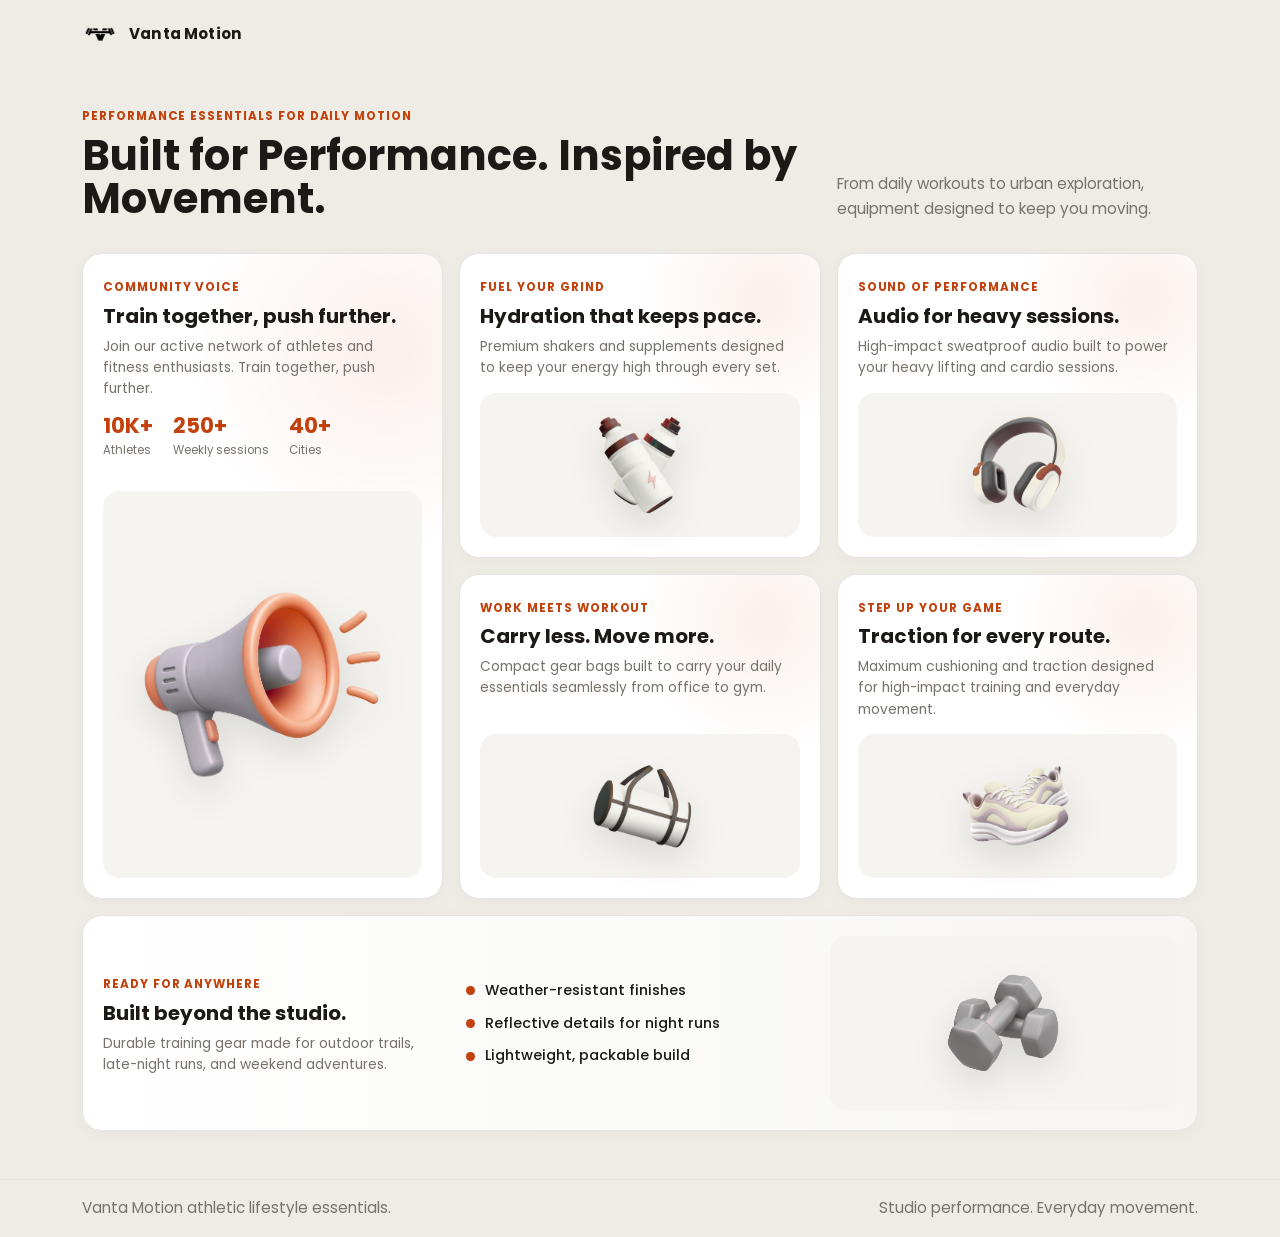
<file: ACT001/index.html>
<!doctype html>
<html lang="en">

<head>
    <meta charset="utf-8">
    <meta name="viewport" content="width=device-width, initial-scale=1">
    <title>Vanta Motion | Athletic Lifestyle</title>
    <link rel="icon" type="image/png" href="Assets/logo.png">
    <link href="https://cdn.jsdelivr.net/npm/bootstrap@5.3.8/dist/css/bootstrap.min.css" rel="stylesheet"
        integrity="sha384-sRIl4kxILFvY47J16cr9ZwB07vP4J8+LH7qKQnuqkuIAvNWLzeN8tE5YBujZqJLB" crossorigin="anonymous">
    <link rel="preconnect" href="https://fonts.googleapis.com">
    <link rel="preconnect" href="https://fonts.gstatic.com" crossorigin>
    <link href="https://fonts.googleapis.com/css2?family=Poppins:wght@400;500;600;700&display=swap" rel="stylesheet">
    <link rel="stylesheet" href="style.css">
</head>

<body>
    <header class="site-header">
        <nav class="container py-3">
            <div class="d-flex align-items-center justify-content-between gap-3">
                <a class="brand-mark text-decoration-none" href="#" aria-label="Vanta Motion home">
                    <img class="brand-logo" src="Assets/logo.png" alt="" width="100" height="100">
                    <span>Vanta Motion</span>
                </a>
            </div>
        </nav>
    </header>

    <main>
        <section class="hero-section">
            <div class="container">
                <div class="row align-items-end g-3">
                    <div class="col-12 col-lg-8">
                        <p class="eyebrow mb-2">Performance essentials for daily motion</p>
                        <h1>Built for Performance. Inspired by Movement.</h1>
                    </div>
                    <div class="col-12 col-lg-4">
                        <p class="hero-copy mb-0">From daily workouts to urban exploration, equipment designed to keep
                            you moving.</p>
                    </div>
                </div>
            </div>
        </section>

        <section class="bento-section" id="collection" aria-labelledby="collection-title">
            <div class="container">
                <div class="row g-3 align-items-stretch bento-grid">
                    <div class="col-12 col-lg-4">
                        <article class="product-card product-card-tall h-100" id="community">
                            <div class="card-content">
                                <span class="card-kicker">Community Voice</span>
                                <h3>Train together, push further.</h3>
                                <p>Join our active network of athletes and fitness enthusiasts. Train together, push
                                    further.</p>

                                <ul class="stat-row">
                                    <li><span class="stat-value">10K+</span><span class="stat-label">Athletes</span>
                                    </li>
                                    <li><span class="stat-value">250+</span><span class="stat-label">Weekly
                                            sessions</span></li>
                                    <li><span class="stat-value">40+</span><span class="stat-label">Cities</span></li>
                                </ul>
                            </div>
                            <div class="product-visual product-visual-large">
                                <img src="Assets/megaphone.png"
                                    alt="3D terracotta megaphone for the athletic community">
                            </div>
                        </article>
                    </div>

                    <div class="col-12 col-lg-8">
                        <div class="row g-3 h-100">
                            <div class="col-12 col-md-6">
                                <article class="product-card h-100">
                                    <div class="card-content">
                                        <span class="card-kicker">Fuel Your Grind</span>
                                        <h3>Hydration that keeps pace.</h3>
                                        <p>Premium shakers and supplements designed to keep your energy high through
                                            every set.</p>
                                    </div>
                                    <div class="product-visual">
                                        <img src="Assets/bottle.png" alt="3D training bottle and shaker">
                                    </div>
                                </article>
                            </div>

                            <div class="col-12 col-md-6">
                                <article class="product-card h-100">
                                    <div class="card-content">
                                        <span class="card-kicker">Sound of Performance</span>
                                        <h3>Audio for heavy sessions.</h3>
                                        <p>High-impact sweatproof audio built to power your heavy lifting and cardio
                                            sessions.</p>
                                    </div>
                                    <div class="product-visual">
                                        <img src="Assets/headset.png" alt="3D sweatproof performance headphones">
                                    </div>
                                </article>
                            </div>

                            <div class="col-12 col-md-6">
                                <article class="product-card h-100">
                                    <div class="card-content">
                                        <span class="card-kicker">Work Meets Workout</span>
                                        <h3>Carry less. Move more.</h3>
                                        <p>Compact gear bags built to carry your daily essentials seamlessly from office
                                            to gym.</p>
                                    </div>
                                    <div class="product-visual">
                                        <img src="Assets/bag.png" alt="3D compact gym duffel bag">
                                    </div>
                                </article>
                            </div>

                            <div class="col-12 col-md-6">
                                <article class="product-card h-100">
                                    <div class="card-content">
                                        <span class="card-kicker">Step Up Your Game</span>
                                        <h3>Traction for every route.</h3>
                                        <p>Maximum cushioning and traction designed for high-impact training and
                                            everyday movement.</p>
                                    </div>
                                    <div class="product-visual">
                                        <img src="Assets/shoes.png"
                                            alt="3D running sneakers with premium training cushioning">
                                    </div>
                                </article>
                            </div>
                        </div>
                    </div>

                    <div class="col-12">
                        <article class="product-card studio-card" id="studio">
                            <div class="row g-3 align-items-center">
                                <div class="col-12 col-lg-4">
                                    <div class="card-content">
                                        <span class="card-kicker">Ready for Anywhere</span>
                                        <h3>Built beyond the studio.</h3>
                                        <p>Durable training gear made for outdoor trails, late-night runs, and weekend
                                            adventures.</p>
                                    </div>
                                </div>
                                <div class="col-12 col-md-6 col-lg-4">
                                    <ul class="feature-list">
                                        <li>Weather-resistant finishes</li>
                                        <li>Reflective details for night runs</li>
                                        <li>Lightweight, packable build</li>
                                    </ul>
                                </div>
                                <div class="col-12 col-md-6 col-lg-4">
                                    <div class="product-visual product-visual-banner">
                                        <img src="Assets/dumbbell.png"
                                            alt="3D matte training dumbbell representing durable outdoor-ready gear">
                                    </div>
                                </div>
                            </div>
                        </article>
                    </div>
                </div>
            </div>
        </section>
    </main>

    <footer class="site-footer">
        <div class="container py-3">
            <div class="d-flex flex-column flex-md-row justify-content-between gap-2">
                <p class="mb-0">Vanta Motion athletic lifestyle essentials.</p>
                <p class="mb-0">Studio performance. Everyday movement.</p>
            </div>
        </div>
    </footer>
</body>

</html>
</file>
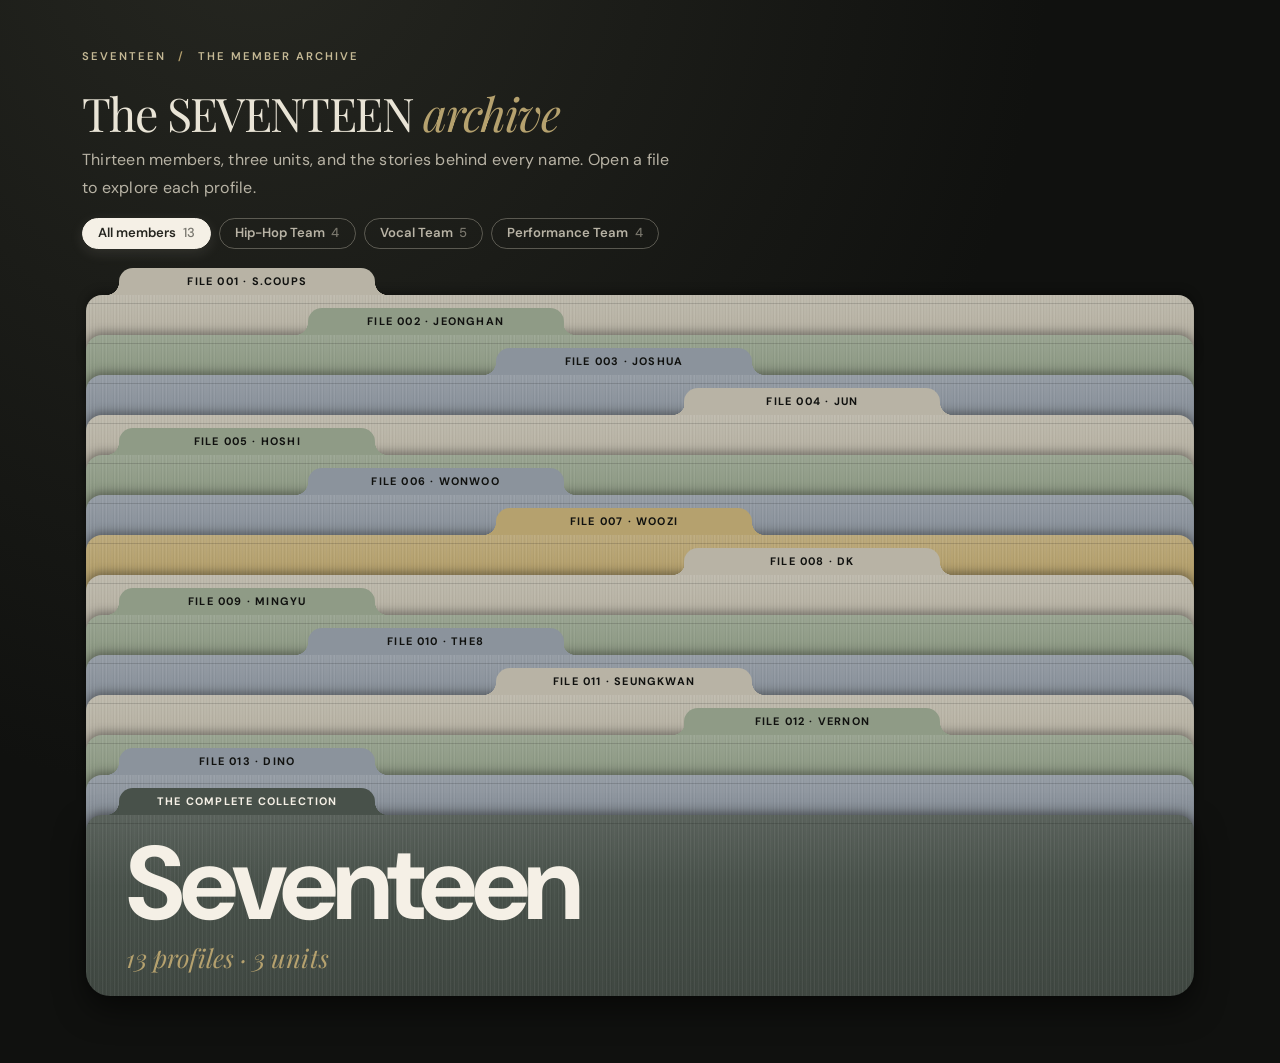
<file: ACT002/index.html>
<!doctype html>
<html lang="en" data-bs-theme="dark">

<head>
    <title>The SEVENTEEN Archive | Member Profiles</title>
    <link rel="icon" type="image/png" href="assets/images/svtlogo.png" />
    <meta charset="utf-8" />
    <meta name="viewport" content="width=device-width, initial-scale=1" />
    <link href="https://cdn.jsdelivr.net/npm/bootstrap@5.3.8/dist/css/bootstrap.min.css" rel="stylesheet"
        integrity="sha384-sRIl4kxILFvY47J16cr9ZwB07vP4J8+LH7qKQnuqkuIAvNWLzeN8tE5YBujZqJLB" crossorigin="anonymous" />
    <link rel="preconnect" href="https://fonts.googleapis.com" />
    <link rel="preconnect" href="https://fonts.gstatic.com" crossorigin />
    <link
        href="https://fonts.googleapis.com/css2?family=DM+Sans:ital,opsz,wght@0,9..40,300..700;1,9..40,300..700&family=Playfair+Display:ital,wght@0,400;0,500;0,600;1,400;1,500&display=swap"
        rel="stylesheet" />
    <link href="assets/style.css" rel="stylesheet" />
</head>

<body>
    <main class="container py-4 py-lg-5">
        <p id="crumb" class="crumb mb-4">SEVENTEEN <span aria-hidden="true">/</span> THE MEMBER ARCHIVE</p>
        <div id="status" class="archive-status" role="status" aria-live="polite">Loading the archive...</div>

        <section id="homeView" aria-labelledby="homeTitle">
            <div class="row align-items-end g-3 mb-2">
                <div class="col-12 col-lg-8">
                    <h1 id="homeTitle" class="big-title home-title">The SEVENTEEN <em>archive</em>
                    </h1>
                    <p class="site-lead mb-0">Thirteen members, three units, and the stories behind every name. Open a file to explore each profile.</p>
                </div>
            </div>
            <div id="unitFilter" class="d-flex flex-wrap gap-2 mt-3" role="group" aria-label="Filter members by unit">
            </div>
            <div class="row">
                <div class="col-12">
                    <div id="folderStack" class="folder-stack" role="group" aria-label="Member folders"></div>
                </div>
            </div>
        </section>

        <section id="detailView" class="detail-wrap" aria-labelledby="detailTitle" hidden>
            <div class="d-flex align-items-center gap-3">
                <button type="button" id="backBtn" class="back-btn" aria-label="Back to all members">
                    <svg width="18" height="18" viewBox="0 0 16 16" fill="none" stroke="currentColor" stroke-width="1.6"
                        stroke-linecap="round" stroke-linejoin="round" aria-hidden="true">
                        <path d="M13 8H3m5-5L3 8l5 5" />
                    </svg>
                </button>
                <span class="key-hint d-none d-md-inline">Browse with ← and → <span aria-hidden="true">·</span> Return with Esc</span>
            </div>
            <h2 id="detailTitle" class="big-title" tabindex="-1"></h2>
            <div id="idCard" aria-live="polite"></div>
        </section>
    </main>

    <script src="https://cdn.jsdelivr.net/npm/bootstrap@5.3.8/dist/js/bootstrap.bundle.min.js"
        integrity="sha384-FKyoEForCGlyvwx9Hj09JcYn3nv7wiPVlz7YYwJrWVcXK/BmnVDxM+D2scQbITxI"
        crossorigin="anonymous"></script>
    <script src="assets/main.js"></script>
</body>

</html>
</file>
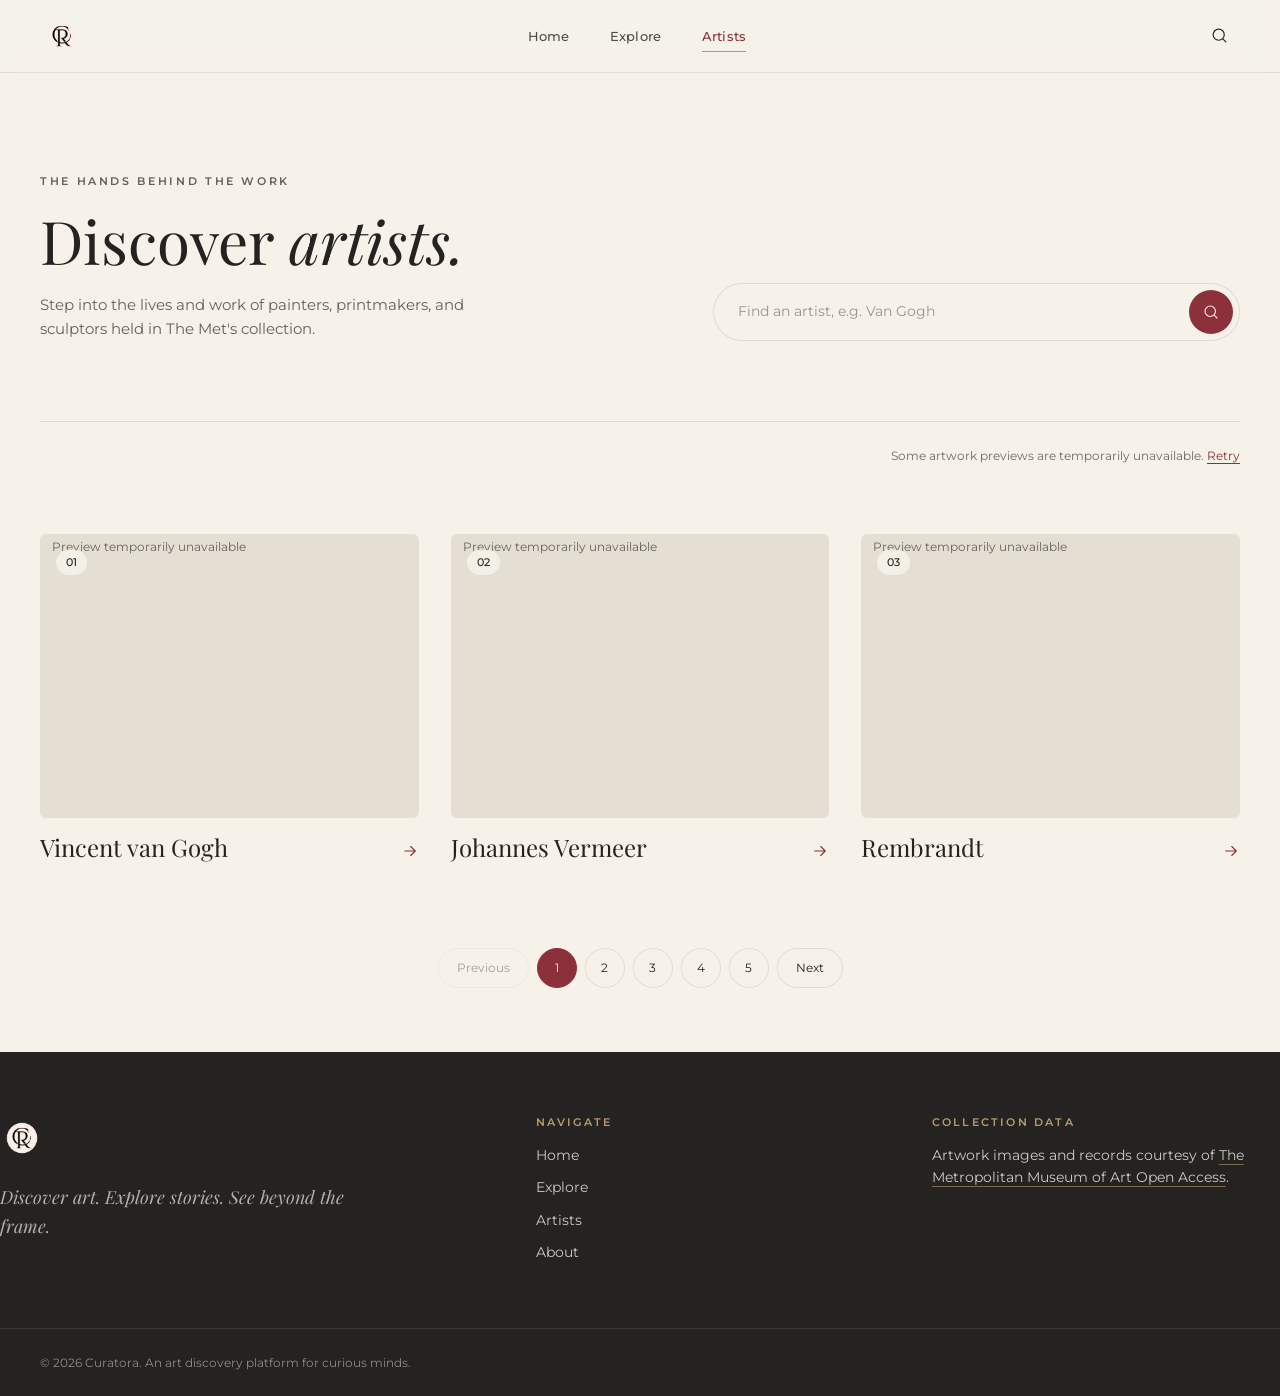
<file: MIDTERM/artist.html>
<!doctype html>
<html lang="en">

<head>
  <meta charset="UTF-8" />
  <meta name="viewport" content="width=device-width, initial-scale=1.0" />
  <title>Artists · Curatora</title>
  <link rel="icon" type="image/png" href="assets/images/curatora-logo.png" />
  <link rel="stylesheet" href="assets/style.css" />
</head>

<body data-page="artist">
  <header class="site-header">
    <div class="container header-inner">
      <a href="index.html" class="logo"><img class="logo-image" src="assets/images/curatora-logo.png"
          alt="Curatora" /></a>
      <nav class="nav" aria-label="Primary">
        <a href="index.html" data-nav="home">Home</a>
        <a href="explore.html" data-nav="explore">Explore</a>
        <a href="artist.html" data-nav="artist">Artists</a>
      </nav>
      <div class="header-actions">
        <button type="button" class="icon-btn navbar-search-toggle" aria-label="Open search" aria-expanded="false">
          <svg width="19" height="19" viewBox="0 0 24 24" fill="none" stroke="currentColor" stroke-width="1.5"
            stroke-linecap="round">
            <circle cx="11" cy="11" r="7" />
            <path d="m20 20-3.5-3.5" />
          </svg>
        </button>
        <button class="icon-btn menu-toggle" aria-label="Open menu" aria-expanded="false">
          <svg width="18" height="18" viewBox="0 0 24 24" fill="none" stroke="currentColor" stroke-width="1.5"
            stroke-linecap="round">
            <path d="M4 7h16M4 12h16M4 17h16" />
          </svg>
        </button>
      </div>
    </div>
    <nav class="mobile-nav" aria-label="Mobile">
      <a href="index.html" data-nav="home">Home</a>
      <a href="explore.html" data-nav="explore">Explore</a>
      <a href="artist.html" data-nav="artist">Artists</a>
    </nav>
  </header>

  <main>
    <div id="artist-root"></div>
  </main>

  <footer class="site-footer">
    <div class="container footer-grid">
      <div>
        <a href="index.html" class="logo"><img class="logo-image" src="assets/images/curatora-logo.png"
            alt="Curatora" /></a>
        <p class="tagline">Discover art. Explore stories. See beyond the frame.</p>
      </div>
      <div>
        <h3>Navigate</h3>
        <ul>
          <li><a href="index.html">Home</a></li>
          <li><a href="explore.html">Explore</a></li>
          <li><a href="artist.html">Artists</a></li>
          <li><a href="index.html#about">About</a></li>
        </ul>
      </div>
      <div>
        <h3>Collection data</h3>
        <p>Artwork images and records courtesy of
          <a href="https://www.metmuseum.org/about-the-met/policies-and-documents/open-access" target="_blank"
            rel="noreferrer">The Metropolitan Museum of Art Open Access</a>.
        </p>
      </div>
    </div>
    <div class="footer-bottom">
      <div class="container">© <span id="year">2026</span> Curatora. An art discovery platform for curious minds.</div>
    </div>
  </footer>

  <script src="assets/main.js"></script>
</body>

</html>
</file>
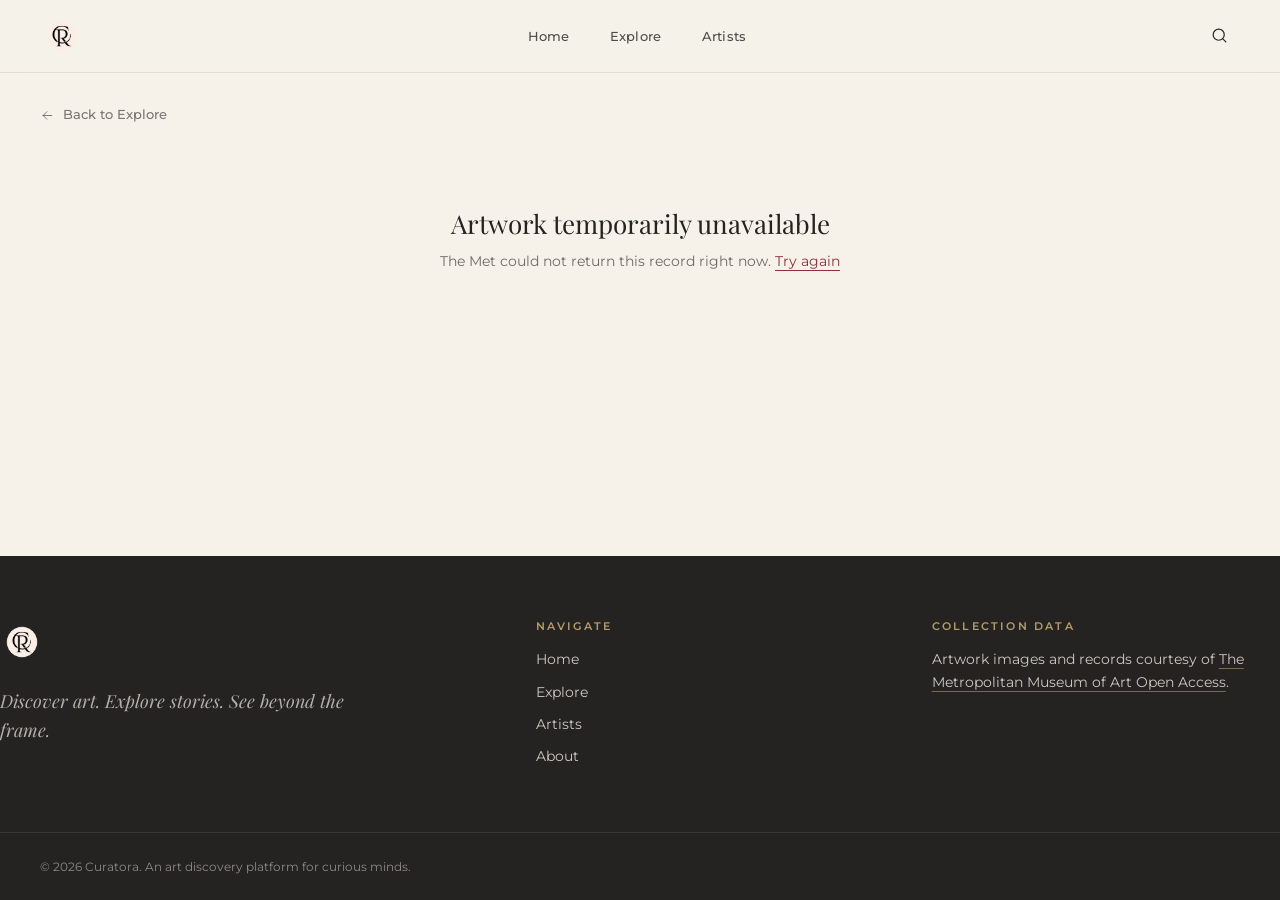
<file: MIDTERM/artwork.html>
<!doctype html>
<html lang="en">

<head>
  <meta charset="UTF-8" />
  <meta name="viewport" content="width=device-width, initial-scale=1.0" />
  <title>Artwork · Curatora</title>
  <link rel="icon" type="image/png" href="assets/images/curatora-logo.png" />
  <link rel="stylesheet" href="assets/style.css" />
</head>

<body data-page="artwork">
  <header class="site-header">
    <div class="container header-inner">
      <a href="index.html" class="logo"><img class="logo-image" src="assets/images/curatora-logo.png"
          alt="Curatora" /></a>
      <nav class="nav" aria-label="Primary">
        <a href="index.html" data-nav="home">Home</a>
        <a href="explore.html" data-nav="explore">Explore</a>
        <a href="artist.html" data-nav="artist">Artists</a>
      </nav>
      <div class="header-actions">
        <button type="button" class="icon-btn navbar-search-toggle" aria-label="Open search" aria-expanded="false">
          <svg width="19" height="19" viewBox="0 0 24 24" fill="none" stroke="currentColor" stroke-width="1.5"
            stroke-linecap="round">
            <circle cx="11" cy="11" r="7" />
            <path d="m20 20-3.5-3.5" />
          </svg>
        </button>
        <button class="icon-btn menu-toggle" aria-label="Open menu" aria-expanded="false">
          <svg width="18" height="18" viewBox="0 0 24 24" fill="none" stroke="currentColor" stroke-width="1.5"
            stroke-linecap="round">
            <path d="M4 7h16M4 12h16M4 17h16" />
          </svg>
        </button>
      </div>
    </div>
    <nav class="mobile-nav" aria-label="Mobile">
      <a href="index.html" data-nav="home">Home</a>
      <a href="explore.html" data-nav="explore">Explore</a>
      <a href="artist.html" data-nav="artist">Artists</a>
    </nav>
  </header>

  <main>
    <div class="container">
      <a href="explore.html" class="back-link" id="artwork-back">
        <svg width="15" height="15" viewBox="0 0 24 24" fill="none" stroke="currentColor" stroke-width="1.5"
          stroke-linecap="round" stroke-linejoin="round">
          <path d="M19 12H5M11 18l-6-6 6-6" />
        </svg>
        <span>Back to Explore</span>
      </a>
      <div id="artwork"></div>
      <section class="related" id="related" hidden>
        <div class="section-head">
          <h2 id="related-title">More works</h2>
          <a href="#" class="text-link" id="related-link" hidden>View artist</a>
        </div>
        <div class="grid-4" id="related-grid"></div>
      </section>
    </div>
  </main>

  <footer class="site-footer">
    <div class="container footer-grid">
      <div>
        <a href="index.html" class="logo"><img class="logo-image" src="assets/images/curatora-logo.png"
            alt="Curatora" /></a>
        <p class="tagline">Discover art. Explore stories. See beyond the frame.</p>
      </div>
      <div>
        <h3>Navigate</h3>
        <ul>
          <li><a href="index.html">Home</a></li>
          <li><a href="explore.html">Explore</a></li>
          <li><a href="artist.html">Artists</a></li>
          <li><a href="index.html#about">About</a></li>
        </ul>
      </div>
      <div>
        <h3>Collection data</h3>
        <p>Artwork images and records courtesy of
          <a href="https://www.metmuseum.org/about-the-met/policies-and-documents/open-access" target="_blank"
            rel="noreferrer">The Metropolitan Museum of Art Open Access</a>.
        </p>
      </div>
    </div>
    <div class="footer-bottom">
      <div class="container">© <span id="year">2026</span> Curatora. An art discovery platform for curious minds.</div>
    </div>
  </footer>

  <script src="assets/main.js"></script>
</body>

</html>
</file>
<file: ACT001/style.css>
:root {
    --main-bg: #EFECE6;
    --card-bg: #FFFFFF;
    --text-primary: #1C1917;
    --text-secondary: #78716C;
    --border-subtle: #E7E5E4;
    --accent-rust: #C2410C;
    --product-material: #F5F4F0;
    --product-trim: #292524;
    --radius-card: 20px;
    --shadow-soft: 0 4px 20px rgba(0, 0, 0, 0.03);
    --shadow-hover: 0 12px 28px rgba(28, 25, 23, 0.08);
}

* {
    box-sizing: border-box;
}

html {
    scroll-behavior: smooth;
}

body {
    min-width: 0;
    margin: 0;
    font-family: "Poppins", system-ui, -apple-system, "Segoe UI", Roboto, Arial, sans-serif;
    background: var(--main-bg);
    color: var(--text-primary);
}

img {
    max-width: 100%;
    height: auto;
}

.site-header,
.site-footer {
    background: var(--main-bg);
}

.brand-mark {
    display: inline-flex;
    align-items: center;
    gap: 0.7rem;
    color: var(--text-primary);
    font-size: 0.95rem;
    font-weight: 700;
    letter-spacing: 0.01em;
}

/* Logo image (replaces the old rust dot) */
.brand-logo {
    width: 2.25rem;
    height: 2.25rem;
    object-fit: contain;
    border-radius: 10px;
    flex-shrink: 0;
}

.nav-links a {
    color: var(--text-secondary);
    font-size: 0.92rem;
    font-weight: 500;
    text-decoration: none;
    transition: color 180ms ease;
}

.nav-links a:hover,
.nav-links a:focus {
    color: var(--accent-rust);
}

.hero-section {
    padding: 2.5rem 0 2rem;
}

.eyebrow,
.card-kicker {
    color: var(--accent-rust);
    font-size: 0.74rem;
    font-weight: 700;
    letter-spacing: 0.08em;
    text-transform: uppercase;
}

h1,
h2,
h3,
p {
    overflow-wrap: anywhere;
}

h1 {
    max-width: 860px;
    margin: 0;
    color: var(--text-primary);
    font-size: 2.6rem;
    font-weight: 700;
    line-height: 1.05;
}

.hero-copy,
.section-copy,
.site-footer p {
    color: var(--text-secondary);
    font-size: 0.95rem;
    line-height: 1.6;
}

.bento-section {
    padding: 0 0 3rem;
}

.section-heading h2 {
    max-width: 720px;
    margin: 0;
    color: var(--text-primary);
    font-size: 2.15rem;
    font-weight: 700;
    line-height: 1.1;
}

.section-copy {
    max-width: 390px;
}

.product-card {
    position: relative;
    display: flex;
    min-height: 0;
    flex-direction: column;
    justify-content: space-between;
    gap: 0.9rem;
    padding: 1.25rem;
    overflow: hidden;
    background:
        radial-gradient(circle at 85% 15%, rgba(194, 65, 12, 0.08), transparent 32%),
        var(--card-bg);
    border: 1px solid var(--border-subtle);
    border-radius: var(--radius-card);
    box-shadow: var(--shadow-soft);
    transition: transform 220ms ease, box-shadow 220ms ease, border-color 220ms ease;
}

.product-card:hover {
    transform: translateY(-4px);
    border-color: rgba(194, 65, 12, 0.18);
    box-shadow: var(--shadow-hover);
}

/* Community Voice: now light like the other cards */
.product-card-tall {
    min-height: 0;
}

.studio-card {
    background:
        linear-gradient(90deg, rgba(255, 255, 255, 0.94), rgba(245, 244, 240, 0.88)),
        var(--card-bg);
}

.card-content {
    position: relative;
    z-index: 2;
}

.card-content h3 {
    max-width: 430px;
    margin: 0.4rem 0 0.5rem;
    color: var(--text-primary);
    font-size: 1.25rem;
    font-weight: 700;
    line-height: 1.15;
}

.card-content p {
    max-width: 440px;
    margin: 0;
    color: var(--text-secondary);
    font-size: 0.86rem;
    line-height: 1.55;
}

.product-visual {
    position: relative;
    z-index: 1;
    display: flex;
    min-height: 110px;
    align-items: center;
    justify-content: center;
    padding: 0.75rem;
    border-radius: 16px;
    background: var(--product-material);
}

.product-visual img {
    width: 100%;
    max-height: 120px;
    object-fit: contain;
    filter: drop-shadow(0 14px 18px rgba(28, 25, 23, 0.12));
}

/* Fills whatever height is left in the tall card, so there is no empty gap */
.product-visual-large {
    flex: 1 1 auto;
    min-height: 200px;
}

.product-visual-large img {
    max-height: 320px;
}

/* Community stats + button */
.stat-row {
    display: flex;
    flex-wrap: wrap;
    gap: 1.25rem;
    margin: 1rem 0 1.1rem;
    padding: 0;
    list-style: none;
}

.stat-row li {
    display: flex;
    flex-direction: column;
}

.stat-value {
    color: var(--accent-rust);
    font-size: 1.35rem;
    font-weight: 700;
    line-height: 1;
}

.stat-label {
    margin-top: 0.3rem;
    color: var(--text-secondary);
    font-size: 0.72rem;
}

.btn-rust {
    display: inline-block;
    padding: 0.6rem 1.1rem;
    background: var(--accent-rust);
    border-radius: 999px;
    color: #fff;
    font-size: 0.85rem;
    font-weight: 600;
    text-decoration: none;
    transition: background 180ms ease;
}

.btn-rust:hover,
.btn-rust:focus {
    background: #9A3412;
    color: #fff;
}

/* Bottom banner feature list */
.feature-list {
    display: grid;
    gap: 0.7rem;
    margin: 0;
    padding: 0;
    list-style: none;
}

.feature-list li {
    display: flex;
    align-items: center;
    gap: 0.6rem;
    color: var(--text-primary);
    font-size: 0.9rem;
    font-weight: 500;
}

.feature-list li::before {
    content: "";
    flex-shrink: 0;
    width: 0.55rem;
    height: 0.55rem;
    border-radius: 50%;
    background: var(--accent-rust);
}

.product-visual-wide,
.product-visual-banner {
    min-height: 130px;
}

.product-visual-wide img {
    max-height: 140px;
}

.product-visual-banner img {
    max-height: 150px;
}

.site-footer {
    border-top: 1px solid var(--border-subtle);
}
</file>
<file: ACT002/assets/style.css>
:root {
    --charcoal: #171814;
    --black: #10110f;
    --stone: #b8b3a5;
    --gold: #b5a16e;
    --brown: #7a5f46;
    --cream: #f5f0e6;
    --ink: #25251f;
    --font: "DM Sans", "Avenir Next", "Segoe UI", "Helvetica Neue", Inter, system-ui, sans-serif;
    --display: "Playfair Display", Georgia, "Times New Roman", serif;
}

body {
    color: #e9e4d6;
    font-family: var(--font);
    background:
        radial-gradient(ellipse at 20% -10%, #262721 0%, transparent 55%),
        var(--black);
    min-height: 100vh;
    overflow-x: hidden;
}

:focus-visible {
    outline: 3px solid var(--gold);
    outline-offset: 2px;
}

.reduce-motion * {
    transition: none !important;
    animation: none !important;
}

.mono {
    font-size: 0.68rem;
    font-weight: 600;
    letter-spacing: 0.08em;
    text-transform: uppercase;
    color: var(--stone);
}

.crumb {
    font-size: 0.8rem;
    font-weight: 600;
    letter-spacing: 0.12em;
    text-transform: uppercase;
    color: var(--stone);
}

.min-w-0 {
    min-width: 0;
}

.big-title {
    font-weight: 300;
    font-size: clamp(2.2rem, 7vw, 3.6rem);
    line-height: 1.05;
    letter-spacing: -0.03em;
    margin: 0 0 0.5rem;
    overflow-wrap: anywhere;
    animation: title-in 0.5s ease both;
}

.big-title em {
    font-style: italic;
}

.home-title {
    font-size: clamp(1.9rem, 4.6vw, 2.9rem);
    max-width: 26ch;
}

.big-title:focus {
    outline: none;
}

@keyframes title-in {
    from {
        opacity: 0;
        transform: translateY(0.75rem);
    }

    to {
        opacity: 1;
        transform: none;
    }
}

.site-lead {
    color: var(--stone);
    margin-bottom: 0.75rem;
    max-width: 60ch;
}

.archive-status {
    margin-bottom: 1rem;
    font-size: 0.9rem;
    color: var(--stone);
}

.back-btn {
    display: inline-grid;
    place-items: center;
    width: 2.5rem;
    height: 2.5rem;
    margin-bottom: 1rem;
    background: none;
    border: 1px solid rgba(184, 179, 165, 0.45);
    border-radius: 50%;
    color: var(--stone);
    transition: color 0.2s ease, border-color 0.2s ease;
}

.back-btn svg {
    transition: transform 0.2s ease;
}

.back-btn:hover {
    color: var(--cream);
    border-color: var(--gold);
}

.back-btn:hover svg {
    transform: translateX(-2px);
}

.tone-0,
.tone-3 {
    --fc: #b8b3a5;
}

.tone-1,
.tone-4 {
    --fc: #8f9b86;
}

.tone-2,
.tone-5 {
    --fc: #8b939c;
}

.tone-6 {
    --fc: #b5a16e;
}

[class*="tone-"] {
    --ft: #10110f;
}

.folder-stack {
    display: flex;
    flex-direction: column;
    padding: 1.2rem 0.25rem 0.5rem;
}

.folder {
    position: relative;
    display: block;
    width: 100%;
    height: 6.4rem;
    margin-top: -3.9rem;
    padding: 0;
    border: 0;
    background: none;
    text-align: left;
    color: var(--ft);
    pointer-events: none;
    transition: margin-top 0.3s ease, transform 0.55s ease, opacity 0.4s ease;
}

.folder:first-child {
    margin-top: 0;
}

.folder:hover+.folder,
.folder:focus-visible+.folder {
    margin-top: -1.7rem;
}

.folder::before {
    content: "";
    position: absolute;
    inset: 1.7rem 0 0 0;
    pointer-events: auto;
    background:
        linear-gradient(180deg, transparent 0.5rem, rgba(0, 0, 0, 0.16) 0.5rem, rgba(0, 0, 0, 0.16) calc(0.5rem + 1px), transparent calc(0.5rem + 1px)),
        linear-gradient(180deg, rgba(255, 255, 255, 0.12), transparent 40%, rgba(0, 0, 0, 0.14)),
        var(--fc);
    border-radius: 10px;
    box-shadow: 0 -3px 10px rgba(0, 0, 0, 0.35);
}

.folder.is-selected::before {
    box-shadow: 0 -3px 10px rgba(0, 0, 0, 0.35), 0 0 0 2px var(--gold);
}

.p-0 {
    --p: 3%;
}

.p-1 {
    --p: 20%;
}

.p-2 {
    --p: 37%;
}

.p-3 {
    --p: 54%;
}

.folder-tab {
    position: absolute;
    top: 0;
    left: min(var(--p), calc(100% - 11.5rem));
    display: flex;
    align-items: center;
    justify-content: flex-end;
    width: clamp(11rem, 26%, 16rem);
    height: 1.7rem;
    padding: 0 1rem;
    background: var(--fc);
    color: var(--ft);
    border-radius: 12px 12px 0 0;
    pointer-events: auto;
    font-size: 0.74rem;
    font-weight: 700;
    letter-spacing: 0.05em;
    text-transform: uppercase;
    white-space: nowrap;
}

.tab-text {
    overflow: hidden;
    text-overflow: ellipsis;
}

.folder-tab::before,
.folder-tab::after {
    content: "";
    position: absolute;
    bottom: 0;
    width: 0.8rem;
    height: 0.8rem;
}

.folder-tab::before {
    left: -0.8rem;
    background: radial-gradient(circle at 0 0, transparent 0.8rem, var(--fc) calc(0.8rem + 0.5px));
}

.folder-tab::after {
    right: -0.8rem;
    background: radial-gradient(circle at 100% 0, transparent 0.8rem, var(--fc) calc(0.8rem + 0.5px));
}

.folder-meta {
    position: absolute;
    top: 2.45rem;
    left: 3%;
    right: 3%;
    display: flex;
    justify-content: space-between;
    gap: 1rem;
    font-size: 0.78rem;
    font-weight: 600;
    letter-spacing: 0.04em;
    text-transform: uppercase;
    opacity: 0;
    transition: opacity 0.25s ease;
}

.folder-meta span {
    overflow: hidden;
    text-overflow: ellipsis;
    white-space: nowrap;
}

.folder:hover .folder-meta,
.folder:focus-visible .folder-meta {
    opacity: 1;
}
.folder.is-opening {
    transform: translateY(var(--rise));
    z-index: 3;
}

.folder-stack.is-opening .folder {
    pointer-events: none;
}

.folder-stack.is-opening .folder:not(.is-opening) {
    opacity: 0;
    transform: translateY(3rem);
}
.open-folder {
    position: relative;
    --pad: clamp(0.75rem, 3vw, 1.5rem);
    --padr: clamp(2.8rem, 8vw, 3.6rem);
    padding: var(--pad);
    padding-right: var(--padr);
    margin-top: 2.6rem;
    background: repeating-linear-gradient(90deg, rgba(0, 0, 0, 0.035) 0 1px, transparent 1px 3px), var(--fc);
    color: var(--ft);
    border-radius: 16px;
    box-shadow: 0 24px 50px rgba(0, 0, 0, 0.6);
    transform-origin: 20% 90%;
    animation: folder-in 0.65s cubic-bezier(0.2, 0.7, 0.2, 1) both;
}

@keyframes folder-in {
    from {
        opacity: 0;
        transform: translate(-10%, 18%) rotate(-22deg) scale(1.15);
    }

    to {
        opacity: 1;
        transform: none;
    }
}

.side-tabs {
    position: absolute;
    right: 0;
    top: 1.5rem;
    display: flex;
    flex-direction: column;
    gap: 0.6rem;
}

.side-tab {
    writing-mode: vertical-rl;
    max-height: 9.5rem;
    min-height: 3rem;
    padding: 0.8rem 0.5rem;
    border: 0;
    border-radius: 0 10px 10px 0;
    background: rgba(16, 17, 15, 0.82);
    color: var(--cream);
    font-size: 0.8rem;
    font-weight: 600;
    overflow: hidden;
    text-overflow: ellipsis;
    white-space: nowrap;
    transition: background 0.2s ease;
}

.side-tab:hover {
    background: var(--black);
}

.paper {
    position: relative;
    color: var(--ink);
    padding: clamp(0.9rem, 3vw, 1.5rem);
    padding-left: clamp(1.8rem, 5vw, 2.6rem);
    padding-bottom: 2.6rem;
    border-radius: 6px;
    background:
        radial-gradient(circle at 0.8rem 18%, var(--fc) 0.28rem, transparent 0.32rem),
        radial-gradient(circle at 0.8rem 50%, var(--fc) 0.28rem, transparent 0.32rem),
        radial-gradient(circle at 0.8rem 82%, var(--fc) 0.28rem, transparent 0.32rem),
        var(--cream);
    box-shadow: 0 6px 16px rgba(0, 0, 0, 0.35);
}

.paper .mono,
.receipt .mono {
    color: #57533f;
}

.file-tag {
    position: absolute;
    top: 0.6rem;
    right: 0.7rem;
    padding: 0.05rem 0.5rem;
    border: 1px solid var(--brown);
    border-radius: 99px;
    color: var(--brown);
    font-size: 0.62rem;
    font-weight: 700;
    letter-spacing: 0.08em;
    text-transform: uppercase;
}

.paper .row {
    padding-top: 1.2rem;
}

.paper-name {
    font-style: italic;
    font-weight: 300;
    font-size: clamp(1.4rem, 5vw, 2rem);
    line-height: 1.15;
    letter-spacing: -0.02em;
    margin: 0 0 0.7rem;
    overflow-wrap: anywhere;
}

.photo-frame {
    width: min(100%, 13rem);
    aspect-ratio: 3 / 4;
    padding: 4px;
    border: 1px solid rgba(37, 37, 31, 0.4);
    border-radius: 4px;
    background: #ddd7c8;
}

.photo-frame img {
    display: block;
    width: 100%;
    height: 100%;
    object-fit: cover;
}

.photo-placeholder {
    height: 100%;
    display: grid;
    place-items: center;
    padding: 0.25rem;
    text-align: center;
    border: 1px dashed rgba(37, 37, 31, 0.45);
    background: repeating-linear-gradient(45deg, rgba(37, 37, 31, 0.07) 0 6px, transparent 6px 12px);
    font-size: 0.66rem;
    font-weight: 700;
    letter-spacing: 0.1em;
    color: #57533f;
}

.id-fields dt {
    font-size: 0.62rem;
    font-weight: 700;
    letter-spacing: 0.08em;
    text-transform: uppercase;
    color: #57533f;
}

.id-fields dd {
    margin: 0 0 0.4rem;
    padding-bottom: 0.25rem;
    border-bottom: 1px solid rgba(37, 37, 31, 0.25);
    font-size: 0.92rem;
    overflow-wrap: anywhere;
}

.scraps {
    position: relative;
    z-index: 2;
    margin: -1.6rem calc(var(--padr) * -1) calc(var(--pad) * -1) calc(var(--pad) * -1);
    padding: 1.3rem var(--padr) var(--pad) var(--pad);
    background: linear-gradient(180deg, rgba(255, 255, 255, 0.1), rgba(0, 0, 0, 0.14)), var(--fc);
    border-top: 1px solid rgba(255, 255, 255, 0.35);
    border-radius: 12px 12px 12px 12px;
    box-shadow: 0 -6px 14px rgba(0, 0, 0, 0.25);
}

.excerpt {
    flex: 1 1 14rem;
    min-width: 0;
    padding: 1rem 1.2rem;
    background: var(--stone);
    color: var(--ink);
    border-radius: 6px;
    box-shadow: 0 6px 14px rgba(0, 0, 0, 0.3);
    transform: rotate(-0.8deg);
}

.excerpt-title {
    font-style: italic;
    font-weight: 300;
    font-size: clamp(1.4rem, 5vw, 1.9rem);
    letter-spacing: -0.02em;
    margin: 0 0 0.3rem;
}

.receipt {
    position: relative;
    flex: 0 1 11rem;
    min-width: 0;
    padding: 1rem 0.9rem 0.8rem;
    background: var(--gold);
    color: var(--ink);
    border-radius: 4px;
    box-shadow: 0 6px 14px rgba(0, 0, 0, 0.3);
    transform: translateY(-0.9rem) rotate(2deg);
}

.receipt::before {
    content: "";
    position: absolute;
    top: -0.8rem;
    right: 0.9rem;
    width: 0.7rem;
    height: 2.2rem;
    border: 2px solid #8a8a82;
    border-radius: 0.4rem;
}

.receipt-line {
    font-size: 0.75rem;
    font-weight: 600;
    letter-spacing: 0.04em;
}

.barcode {
    height: 1.6rem;
    width: min(100%, 9rem);
    background: repeating-linear-gradient(90deg, var(--ink) 0 2px, transparent 2px 4px, var(--ink) 4px 5px, transparent 5px 8px, var(--ink) 8px 11px, transparent 11px 13px);
}

.stamp {
    display: inline-block;
    margin-top: 0.6rem;
    border: 2px solid var(--brown);
    color: var(--brown);
    padding: 0.05rem 0.5rem;
    font-size: 0.65rem;
    font-weight: 700;
    letter-spacing: 0.14em;
    text-transform: uppercase;
    transform: rotate(-5deg);
}

.folder {
    animation: folder-up 0.5s ease backwards;
    animation-delay: calc(var(--i, 0) * 45ms);
}

@keyframes folder-up {
    from {
        opacity: 0;
        transform: translateY(1.2rem);
    }
}


.pill {
    padding: 0.3rem 0.95rem;
    background: none;
    border: 1px solid rgba(184, 179, 165, 0.4);
    border-radius: 99px;
    color: var(--stone);
    font-size: 0.82rem;
    font-weight: 600;
    transition: color 0.2s ease, border-color 0.2s ease, background 0.2s ease;
}

.pill:hover {
    color: var(--cream);
    border-color: var(--gold);
}

.pill[aria-pressed="true"] {
    background: var(--cream);
    border-color: var(--cream);
    color: var(--ink);
}

.pill .count {
    margin-left: 0.4rem;
    opacity: 0.6;
    font-weight: 500;
}

.key-hint {
    font-size: 0.75rem;
    color: var(--stone);
    margin-bottom: 1rem;
}

.bday-note {
    display: block;
    margin-top: 0.1rem;
    font-size: 0.72rem;
    font-weight: 600;
    color: var(--brown);
}

.detail-wrap {
    max-width: 64rem;
    margin-inline: auto;
}

.open-tab {
    top: -1.7rem;
}

.side-tabs {
    z-index: 3;
}

.folder-stack {
    padding-bottom: 1.2rem;
}

.folder::before,
.cover-folder::before {
    background-image:
        linear-gradient(180deg, transparent 0.5rem, rgba(0, 0, 0, 0.14) 0.5rem, rgba(0, 0, 0, 0.14) calc(0.5rem + 1px), transparent calc(0.5rem + 1px)),
        repeating-linear-gradient(90deg, rgba(0, 0, 0, 0.04) 0 1px, transparent 1px 3px),
        repeating-linear-gradient(90deg, rgba(255, 255, 255, 0.05) 0 1px, transparent 1px 4px),
        linear-gradient(180deg, rgba(255, 255, 255, 0.1), transparent 40%, rgba(0, 0, 0, 0.12));
    border-radius: 16px;
}

.folder-tab {
    justify-content: center;
    border-radius: 14px 14px 0 0;
}

.cover-folder {
    --fc: #48514a;
    --ft: #f5f0e6;
    position: relative;
    height: 13rem;
    margin-top: -3.9rem;
    color: var(--ft);
    transition: margin-top 0.3s ease, transform 0.55s ease, opacity 0.4s ease;
    animation: folder-up 0.5s ease backwards 0.55s;
}

.folder:hover+.cover-folder,
.folder:focus-visible+.cover-folder {
    margin-top: -1.7rem;
}

.cover-folder::before {
    content: "";
    position: absolute;
    inset: 1.7rem 0 0 0;
    background-color: var(--fc);
    border-radius: 16px 16px 24px 24px;
    box-shadow: 0 -3px 10px rgba(0, 0, 0, 0.35), 0 14px 30px rgba(0, 0, 0, 0.5);
}

.cover-text {
    position: absolute;
    inset: 1.7rem 0 0 0;
    display: flex;
    flex-direction: column;
    justify-content: flex-end;
    padding: 1.2rem clamp(1.2rem, 4vw, 2.5rem);
}

.cover-big {
    margin: 0;
    font-size: clamp(2.6rem, 11vw, 6.5rem);
    font-weight: 700;
    letter-spacing: -0.05em;
    line-height: 0.9;
}

.cover-sub {
    margin: 0.5rem 0 0;
    font-size: clamp(1.1rem, 3vw, 1.6rem);
    font-style: italic;
    font-weight: 300;
    color: var(--gold);
}

.folder-stack.is-opening .cover-folder {
    opacity: 0;
    transform: translateY(3rem);
}

body {
    letter-spacing: 0.005em;
    -webkit-font-smoothing: antialiased;
    text-rendering: optimizeLegibility;
}

.crumb {
    color: #c5b995;
    font-size: 0.7rem;
    letter-spacing: 0.18em;
}

.crumb span {
    margin: 0 0.45rem;
    color: var(--gold);
}

.big-title,
.paper-name,
.excerpt-title,
.cover-sub {
    font-family: var(--display);
}

.big-title {
    font-weight: 400;
    letter-spacing: -0.035em;
}

.big-title em {
    color: var(--gold);
    font-weight: 400;
}

.site-lead {
    max-width: 54ch;
    line-height: 1.75;
    letter-spacing: 0.015em;
}

.archive-status {
    min-height: 1.4rem;
    color: #c5b995;
    font-size: 0.76rem;
    letter-spacing: 0.09em;
    text-transform: uppercase;
}

.folder::before {
    transition: transform 0.35s ease, filter 0.35s ease, box-shadow 0.35s ease;
}

.folder-tab {
    font-size: 0.68rem;
    letter-spacing: 0.11em;
    transition: filter 0.3s ease, transform 0.3s ease, box-shadow 0.3s ease;
}

.folder:hover::before,
.folder:focus-visible::before {
    transform: translateY(-2px);
    filter: brightness(1.06) saturate(1.04);
    box-shadow: 0 -4px 14px rgba(0, 0, 0, 0.3), 0 0 0 1px rgba(245, 240, 230, 0.24);
}

.folder:hover .folder-tab,
.folder:focus-visible .folder-tab {
    filter: brightness(1.08);
    transform: translateY(-2px);
}

.folder:active .folder-tab {
    transform: translateY(1px);
}

.folder.is-selected .folder-tab {
    box-shadow: 0 2px 10px rgba(181, 161, 110, 0.2);
}

.folder-meta {
    letter-spacing: 0.08em;
    transform: translateY(0.2rem);
    transition: opacity 0.25s ease, transform 0.25s ease;
}

.folder:hover .folder-meta,
.folder:focus-visible .folder-meta {
    transform: translateY(0);
}

.open-folder {
    animation: folder-in 0.48s cubic-bezier(0.2, 0.7, 0.2, 1) both;
}

@keyframes folder-in {
    from {
        opacity: 0;
        transform: translateY(0.8rem) scale(0.985);
    }

    to {
        opacity: 1;
        transform: none;
    }
}

.paper {
    animation: paper-in 0.45s ease 0.08s both;
}

@keyframes paper-in {
    from {
        opacity: 0;
        transform: translateY(0.45rem);
    }

    to {
        opacity: 1;
        transform: none;
    }
}

.side-tab {
    transition: background 0.2s ease, color 0.2s ease, transform 0.2s ease;
}

.side-tab:hover,
.side-tab:focus-visible {
    color: var(--gold);
    transform: translateX(-2px);
}

.pill {
    transition: color 0.22s ease, border-color 0.22s ease, background 0.22s ease, transform 0.22s ease, box-shadow 0.22s ease;
}

.pill:hover {
    transform: translateY(-1px);
}

.pill[aria-pressed="true"] {
    box-shadow: 0 4px 14px rgba(245, 240, 230, 0.1);
}

.back-btn {
    transition: color 0.22s ease, border-color 0.22s ease, background 0.22s ease, transform 0.22s ease;
}

.back-btn:hover {
    background: rgba(181, 161, 110, 0.1);
    transform: translateX(-2px);
}

.excerpt,
.receipt {
    transition: transform 0.3s ease, box-shadow 0.3s ease;
}

.excerpt:hover {
    transform: rotate(0) translateY(-2px);
    box-shadow: 0 9px 18px rgba(0, 0, 0, 0.28);
}

.receipt:hover {
    transform: translateY(-1.05rem) rotate(1deg);
}

.id-fields dd {
    line-height: 1.55;
}

.mono,
.file-tag,
.id-fields dt,
.receipt-line {
    letter-spacing: 0.12em;
}
</file>
<file: MIDTERM/assets/style.css>
@import url('https://fonts.googleapis.com/css2?family=Montserrat:wght@300;400;500;600&family=Playfair+Display:ital,wght@0,400;0,500;0,600;1,400;1,500&display=swap');

:root {
  --ivory: #f6f2ea;
  --charcoal: #242321;
  --burgundy: #8c303b;
  --burgundy-dark: #74262f;
  --gold: #b69b69;
  --beige: #e5ded2;
  --line: rgba(36, 35, 33, 0.1);
  --muted: rgba(36, 35, 33, 0.65);
  --serif: 'Playfair Display', Georgia, serif;
  --sans: 'Montserrat', system-ui, sans-serif;
}

*,
*::before,
*::after {
  box-sizing: border-box;
}

* {
  margin: 0;
  padding: 0;
}

html {
  scroll-behavior: smooth;
}

body {
  background: var(--ivory);
  color: var(--charcoal);
  font-family: var(--sans);
  font-size: 15px;
  line-height: 1.6;
  -webkit-font-smoothing: antialiased;
  min-height: 100vh;
  display: flex;
  flex-direction: column;
}

main {
  flex: 1;
}

img {
  display: block;
  max-width: 100%;
}

a {
  color: inherit;
  text-decoration: none;
}

button,
input {
  font: inherit;
  color: inherit;
}

button {
  cursor: pointer;
  background: none;
  border: 0;
}

::selection {
  background: var(--burgundy);
  color: var(--ivory);
}

h1,
h2,
h3 {
  font-family: var(--serif);
  font-weight: 400;
  line-height: 1.1;
}

em {
  font-style: italic;
}

.sr-only {
  position: absolute;
  width: 1px;
  height: 1px;
  overflow: hidden;
  clip: rect(0 0 0 0);
  white-space: nowrap;
}

.container {
  max-width: 1280px;
  margin: 0 auto;
  padding: 0 24px;
}

.frame {
  padding: 16px 16px 0;
}

.frame>* {
  max-width: 1400px;
  margin: 0 auto;
  border-radius: 12px;
  overflow: hidden;
}

@media (min-width: 768px) {
  .container {
    padding: 0 40px;
  }

  .frame {
    padding: 24px 24px 0;
  }
}

.site-header {
  position: sticky;
  top: 0;
  z-index: 40;
  background: rgba(246, 242, 234, 0.9);
  backdrop-filter: blur(10px);
  border-bottom: 1px solid var(--line);
}

.header-inner {
  height: 72px;
  display: flex;
  align-items: center;
  justify-content: space-between;
}

.logo {
  display: inline-flex;
  align-items: center;
}

.logo-image {
  display: block;
  width: 44px;
  height: 44px;
  object-fit: contain;
}

.nav {
  display: none;
  gap: 40px;
}

.nav a {
  position: relative;
  padding: 4px 0;
  font-size: 13px;
  font-weight: 500;
  letter-spacing: 0.02em;
  color: rgba(36, 35, 33, 0.8);
  transition: color 0.2s;
}

.nav a::after {
  content: '';
  position: absolute;
  left: 0;
  bottom: -2px;
  height: 1px;
  width: 0;
  background: var(--gold);
  transition: width 0.3s;
}

.nav a:hover,
.nav a.active {
  color: var(--burgundy);
}

.nav a.active::after {
  width: 100%;
}

.header-actions {
  display: flex;
  align-items: center;
  gap: 8px;
}

.search-bar.navbar-search {
  flex: 0 0 0;
  width: 0;
  min-width: 0;
  margin: 0;
  padding: 0;
  overflow: hidden;
  border-color: transparent;
  opacity: 0;
  pointer-events: none;
  transition: width 0.28s ease, flex-basis 0.28s ease, margin 0.28s ease, padding 0.28s ease, opacity 0.2s ease;
}

.search-bar.navbar-search.is-open {
  flex-basis: min(320px, 55vw);
  width: min(320px, 55vw);
  margin-right: 8px;
  padding: 4px;
  border-color: var(--line);
  opacity: 1;
  pointer-events: auto;
}

.search-bar.navbar-search input {
  width: 100%;
  min-width: 0;
  padding-left: 8px;
}

.icon-btn {
  width: 40px;
  height: 40px;
  border-radius: 50%;
  display: grid;
  place-items: center;
  transition: background 0.2s;
}

.icon-btn:hover {
  background: var(--beige);
}

.mobile-nav {
  display: none;
  border-top: 1px solid var(--line);
  padding: 12px 24px 16px;
}

.mobile-nav.open {
  display: block;
}

.mobile-nav a {
  display: block;
  padding: 10px 0;
  font-family: var(--serif);
  font-size: 20px;
}

.mobile-nav a.active {
  color: var(--burgundy);
}

@media (min-width: 768px) {
  .nav {
    display: flex;
  }

  .menu-toggle,
  .mobile-nav,
  .mobile-nav.open {
    display: none;
  }
}

.eyebrow {
  font-size: 11px;
  font-weight: 600;
  letter-spacing: 0.24em;
  text-transform: uppercase;
  color: rgba(36, 35, 33, 0.6);
}

.btn {
  display: inline-flex;
  align-items: center;
  gap: 10px;
  background: var(--burgundy);
  color: var(--ivory);
  padding: 14px 28px;
  border-radius: 999px;
  font-size: 13px;
  font-weight: 500;
  letter-spacing: 0.02em;
  transition: background 0.2s;
}

.btn:hover {
  background: var(--burgundy-dark);
}

.btn svg {
  transition: transform 0.2s;
}

.btn:hover svg {
  transform: translateX(4px);
}

.btn-outline {
  display: inline-flex;
  border: 1px solid var(--charcoal);
  padding: 11px 26px;
  border-radius: 999px;
  font-size: 13px;
  font-weight: 500;
  transition: all 0.2s;
}

.btn-outline:hover {
  background: var(--charcoal);
  color: var(--ivory);
}

.btn-outline:disabled {
  opacity: 0.5;
  cursor: default;
}

.text-link {
  display: inline-flex;
  align-items: center;
  gap: 8px;
  font-size: 13px;
  font-weight: 500;
  color: var(--burgundy);
}

.center {
  text-align: center;
}

.section {
  padding: 96px 0;
}

.section-head {
  display: flex;
  flex-wrap: wrap;
  justify-content: space-between;
  align-items: flex-end;
  gap: 16px;
}

.section-head h2 {
  font-size: 34px;
  margin-top: 10px;
}

@keyframes fade-up {
  from {
    opacity: 0;
    transform: translateY(12px);
  }

  to {
    opacity: 1;
    transform: none;
  }
}

.fade-up {
  animation: fade-up 0.7s cubic-bezier(0.2, 0.7, 0.2, 1) both;
}

@keyframes pulse {
  50% {
    opacity: 0.5;
  }
}

.card {
  display: block;
  animation: fade-up 0.6s both;
}

.card-media {
  overflow: hidden;
  border-radius: 6px;
  background: var(--beige);
}

.card-media img {
  width: 100%;
  transition: transform 0.7s ease-out;
}

.card:hover .card-media img {
  transform: scale(1.04);
}

.card h3 {
  margin-top: 12px;
  font-size: 17px;
  line-height: 1.35;
  transition: color 0.2s;
}

.card:hover h3 {
  color: var(--burgundy);
}

.card p {
  font-size: 12.5px;
  color: var(--muted);
}

.card p span {
  opacity: 0.7;
}

.card.cover .card-media img {
  aspect-ratio: 4 / 5;
  object-fit: cover;
}

.card.square .card-media img {
  aspect-ratio: 1;
  object-fit: cover;
}

.grid-4 {
  display: grid;
  grid-template-columns: repeat(2, 1fr);
  gap: 24px;
  margin-top: 40px;
}

@media (min-width: 768px) {
  .grid-4 {
    grid-template-columns: repeat(4, 1fr);
  }
}

.masonry {
  columns: 2;
  column-gap: 24px;
}

.masonry>* {
  break-inside: avoid;
  margin-bottom: 32px;
}

@media (min-width: 768px) {
  .masonry {
    columns: 3;
  }
}

@media (min-width: 1024px) {
  .masonry {
    columns: 4;
  }
}

.skeleton {
  animation: pulse 1.6s infinite;
}

.skeleton .block {
  background: var(--beige);
  border-radius: 6px;
  height: 224px;
}

.skeleton.tall .block {
  height: 320px;
}

.skeleton .line {
  background: var(--beige);
  border-radius: 4px;
  height: 14px;
  margin-top: 12px;
  width: 75%;
}

.skeleton .line.short {
  width: 50%;
  height: 11px;
  margin-top: 8px;
}

.notice {
  max-width: 440px;
  margin: 0 auto;
  padding: 80px 0;
  text-align: center;
}

.notice h2 {
  font-size: 26px;
}

.notice p {
  margin-top: 12px;
  font-size: 14px;
  color: var(--muted);
}

.notice a,
.notice button {
  color: var(--burgundy);
  text-decoration: underline;
  text-underline-offset: 4px;
}

.temporary-unavailable {
  margin: 20px 0;
  text-align: center;
  font-size: 13px;
  color: var(--muted);
}

.load-more {
  text-align: center;
  margin-top: 24px;
}

.pagination {
  display: flex;
  justify-content: center;
  align-items: center;
  flex-wrap: wrap;
  gap: 8px;
  margin: 32px 0 64px;
}

.pagination[hidden] {
  display: none;
}

.page-button {
  min-width: 40px;
  height: 40px;
  padding: 0 12px;
  border: 1px solid var(--line);
  border-radius: 999px;
  font-size: 12px;
  transition: all 0.2s;
}

.page-button:hover:not(:disabled) {
  border-color: var(--burgundy);
  color: var(--burgundy);
}

.page-button.active {
  background: var(--burgundy);
  border-color: var(--burgundy);
  color: var(--ivory);
}

.page-button:disabled {
  opacity: 0.4;
  cursor: default;
}

.page-arrow {
  padding: 0 18px;
}

.hero {
  position: relative;
  display: grid;
  background: var(--charcoal);
  color: var(--ivory);
}

.hero-text {
  position: relative;
  z-index: 1;
  padding: 64px 32px;
  display: flex;
  flex-direction: column;
  justify-content: center;
}

.hero h1 {
  font-size: 48px;
  line-height: 1.05;
}

.hero p {
  margin: 28px 0 40px;
  max-width: 440px;
  color: rgba(246, 242, 234, 0.75);
}

.hero-media {
  position: relative;
  min-height: 420px;
}

.hero-media img {
  position: absolute;
  inset: 0;
  width: 100%;
  height: 100%;
  object-fit: cover;
}

.hero-media::after {
  content: '';
  position: absolute;
  inset: 0;
  background: linear-gradient(to top, var(--charcoal), transparent 50%);
}

.hero-featured {
  position: relative;
  z-index: 1;
  display: flex;
  justify-content: space-between;
  align-items: flex-end;
  gap: 24px;
  padding: 24px 32px;
  font-size: 12px;
  color: rgba(246, 242, 234, 0.7);
  border-top: 1px solid rgba(246, 242, 234, 0.15);
}

.hero-featured strong {
  display: flex;
  align-items: center;
  gap: 16px;
  font-size: 13px;
  color: var(--ivory);
  margin-bottom: 4px;
}

.hero-featured strong::after {
  content: '';
  display: none;
  height: 1px;
  width: 160px;
  background: rgba(246, 242, 234, 0.3);
  transition: all 0.3s;
}

.hero-featured:hover strong::after {
  width: 220px;
  background: var(--gold);
}

@media (min-width: 768px) {
  .hero {
    grid-template-columns: 1.05fr 1fr;
    min-height: 620px;
  }

  .hero-text {
    padding: 64px;
  }

  .hero h1 {
    font-size: 72px;
  }

  .hero-media::after {
    background: linear-gradient(to right, var(--charcoal), rgba(36, 35, 33, 0.1) 45%, transparent);
  }

  .hero-featured {
    position: absolute;
    left: 64px;
    right: 64px;
    bottom: 0;
    padding: 32px 0;
    border: 0;
  }

  .hero-featured strong::after {
    display: block;
  }
}

.categories {
  display: grid;
  grid-template-columns: repeat(2, 1fr);
  gap: 20px;
  margin-top: 56px;
}

@media (min-width: 768px) {
  .categories {
    grid-template-columns: repeat(4, 1fr);
    gap: 24px;
  }
}

.category .media {
  aspect-ratio: 4 / 3.4;
  overflow: hidden;
  border-radius: 6px;
  background: var(--beige);
}

.category img {
  width: 100%;
  height: 100%;
  object-fit: cover;
  transition: transform 0.7s;
}

.category:hover img {
  transform: scale(1.05);
}

.category p {
  margin-top: 12px;
  font-family: var(--serif);
  font-size: 17px;
  display: flex;
  justify-content: space-between;
  align-items: center;
}

.category p svg {
  color: var(--burgundy);
  opacity: 0;
  transform: translateX(-8px);
  transition: all 0.3s;
}

.category:hover p svg {
  opacity: 1;
  transform: none;
}

.section-title {
  font-size: 40px;
  margin-top: 12px;
}

@media (min-width: 768px) {
  .section-title {
    font-size: 48px;
  }
}

.highlights {
  background: rgba(229, 222, 210, 0.4);
  border-top: 1px solid var(--line);
  border-bottom: 1px solid var(--line);
  padding: 80px 0;
}

.banner {
  position: relative;
  min-height: 460px;
  display: flex;
  align-items: center;
  justify-content: center;
  text-align: center;
  color: var(--ivory);
}

.banner img {
  position: absolute;
  inset: 0;
  width: 100%;
  height: 100%;
  object-fit: cover;
}

.banner::before {
  content: '';
  position: absolute;
  inset: 0;
  z-index: 1;
  background: radial-gradient(ellipse at center, rgba(36, 35, 33, 0.55), rgba(36, 35, 33, 0.85));
}

.banner-inner {
  position: relative;
  z-index: 2;
  padding: 0 24px;
}

.banner .wordmark-logo {
  position: relative;
  inset: auto;
  width: 112px;
  height: 112px;
  margin: 0 auto;
  object-fit: contain;
}

.tagline {
  font-family: var(--serif);
  font-style: italic;
  font-size: 20px;
  margin-top: 12px;
  opacity: 0.85;
}

.gold-rule {
  display: block;
  width: 96px;
  height: 1px;
  background: var(--gold);
  margin: 32px auto 0;
}

@media (min-width: 768px) {
  .banner .wordmark-logo {
    width: 144px;
    height: 144px;
  }

  .tagline {
    font-size: 24px;
  }
}

.about {
  scroll-margin-top: 80px;
}

.about-grid {
  display: grid;
  gap: 48px;
  padding: 96px 0;
}

.about-grid h2 {
  font-size: 40px;
  margin-top: 12px;
}

.about-grid .copy p {
  color: rgba(36, 35, 33, 0.75);
}

.about-grid .copy p+p {
  margin-top: 20px;
}

@media (min-width: 768px) {
  .about-grid {
    grid-template-columns: 1fr 1.2fr;
  }

  .about-grid h2 {
    font-size: 48px;
  }
}

.features {
  display: grid;
  grid-template-columns: repeat(2, 1fr);
  border-top: 1px solid var(--line);
  border-bottom: 1px solid var(--line);
}

.feature {
  padding: 40px 12px;
  text-align: center;
}

.feature:nth-child(even) {
  border-left: 1px solid var(--line);
}

.feature:nth-child(n + 3) {
  border-top: 1px solid var(--line);
}

.feature svg {
  margin: 0 auto;
}

.feature h3 {
  font-size: 18px;
  margin-top: 16px;
}

.feature p {
  max-width: 220px;
  margin: 8px auto 0;
  font-size: 13px;
  color: rgba(36, 35, 33, 0.6);
}

@media (min-width: 768px) {
  .features {
    grid-template-columns: repeat(4, 1fr);
  }

  .feature {
    padding: 40px 24px;
  }

  .feature+.feature {
    border-left: 1px solid var(--line);
  }

  .feature:nth-child(n + 3) {
    border-top: 0;
  }
}

.band {
  background: var(--burgundy);
  color: var(--ivory);
  text-align: center;
  padding: 40px 24px;
}

.band .row {
  display: flex;
  align-items: center;
  justify-content: center;
  gap: 24px;
}

.band .row span {
  display: none;
  height: 1px;
  flex: 1;
  max-width: 192px;
  background: rgba(246, 242, 234, 0.3);
}

.band .wordmark-logo {
  display: block;
  width: 64px;
  height: 64px;
  object-fit: contain;
}

.band .tagline {
  font-size: 18px;
  margin-top: 6px;
}

@media (min-width: 768px) {
  .band .row span {
    display: block;
  }
}

.frame.last {
  padding-bottom: 64px;
}

.site-footer {
  background: var(--charcoal);
  color: rgba(246, 242, 234, 0.8);
}

.footer-grid {
  display: grid;
  gap: 48px;
  padding: 64px 0;
}

@media (min-width: 768px) {
  .footer-grid {
    grid-template-columns: 1.4fr 1fr 1fr;
  }
}

.site-footer .tagline {
  font-size: 18px;
  max-width: 360px;
  margin-top: 16px;
}

.site-footer h3 {
  font-family: var(--sans);
  font-size: 11px;
  font-weight: 600;
  letter-spacing: 0.2em;
  text-transform: uppercase;
  color: var(--gold);
}

.site-footer ul {
  list-style: none;
  margin-top: 16px;
  font-size: 14px;
}

.site-footer li+li {
  margin-top: 10px;
}

.site-footer a:hover {
  color: var(--ivory);
}

.site-footer p {
  font-size: 14px;
  margin-top: 16px;
}

.site-footer p a {
  text-decoration: underline;
  text-decoration-color: rgba(182, 155, 105, 0.6);
  text-underline-offset: 4px;
}

.footer-bottom {
  border-top: 1px solid rgba(246, 242, 234, 0.1);
  padding: 24px 0;
  font-size: 12px;
  color: rgba(246, 242, 234, 0.5);
}

.page-hero {
  position: relative;
  background: var(--charcoal);
  color: var(--ivory);
  overflow: hidden;
}

.page-hero img {
  position: absolute;
  inset: 0;
  width: 100%;
  height: 100%;
  object-fit: cover;
  object-position: 70% 40%;
}

.page-hero::before {
  content: '';
  position: absolute;
  inset: 0;
  z-index: 1;
  background: linear-gradient(to right, rgba(36, 35, 33, 0.95), rgba(36, 35, 33, 0.7) 50%, rgba(36, 35, 33, 0.1));
}

.page-hero .container {
  position: relative;
  z-index: 2;
  padding-top: 96px;
  padding-bottom: 96px;
}

.page-hero h1 {
  font-size: 48px;
  line-height: 1.05;
}

.page-hero p {
  margin-top: 20px;
  max-width: 280px;
  font-size: 14px;
  color: rgba(246, 242, 234, 0.8);
}

@media (min-width: 768px) {
  .page-hero .container {
    padding-top: 128px;
    padding-bottom: 128px;
  }

  .page-hero h1 {
    font-size: 60px;
  }
}

.search-bar {
  display: flex;
  align-items: center;
  gap: 8px;
  background: var(--ivory);
  border: 1px solid var(--line);
  border-radius: 999px;
  padding: 6px 6px 6px 20px;
}

.search-bar:focus-within {
  border-color: rgba(36, 35, 33, 0.4);
}

.search-bar.floating {
  position: relative;
  z-index: 3;
  margin-top: -28px;
  box-shadow: 0 12px 40px -12px rgba(36, 35, 33, 0.25);
}

.search-bar>svg {
  flex-shrink: 0;
  opacity: 0.5;
}

.search-bar input {
  flex: 1;
  min-width: 0;
  background: none;
  border: 0;
  outline: 0;
  padding: 10px 4px;
  font-size: 14px;
}

.search-bar input::placeholder {
  color: rgba(36, 35, 33, 0.45);
}

.search-submit {
  width: 44px;
  height: 44px;
  flex-shrink: 0;
  border-radius: 50%;
  display: grid;
  place-items: center;
  background: var(--burgundy);
  color: var(--ivory);
  transition: background 0.2s;
}

.search-submit:hover {
  background: var(--burgundy-dark);
}

.search-clear {
  font-size: 12px;
  color: var(--muted);
  padding: 0 8px;
}

.search-clear:hover {
  color: var(--burgundy);
}

.chips {
  display: flex;
  flex-wrap: wrap;
  gap: 10px;
  margin-top: 32px;
}

.chip {
  border: 1px solid rgba(36, 35, 33, 0.15);
  border-radius: 999px;
  padding: 8px 16px;
  font-size: 12.5px;
  font-weight: 500;
  color: rgba(36, 35, 33, 0.8);
  transition: all 0.2s;
}

.chip:hover {
  border-color: rgba(36, 35, 33, 0.4);
}

.chip.active {
  background: var(--burgundy);
  border-color: var(--burgundy);
  color: var(--ivory);
}

.result-count {
  margin-top: 32px;
  padding-bottom: 16px;
  border-bottom: 1px solid var(--line);
  font-size: 13px;
  color: rgba(36, 35, 33, 0.6);
}

.results {
  padding: 40px 0;
}

.back-link {
  display: inline-flex;
  align-items: center;
  gap: 8px;
  margin-top: 32px;
  font-size: 12.5px;
  font-weight: 500;
  color: rgba(36, 35, 33, 0.6);
}

.back-link:hover {
  color: var(--burgundy);
}

.detail {
  display: grid;
  gap: 48px;
  padding: 40px 0;
}

@media (min-width: 768px) {
  .detail {
    grid-template-columns: 1.15fr 1fr;
    gap: 64px;
    padding: 56px 0;
  }
}

.detail-media {
  position: relative;
  min-height: 360px;
  display: flex;
  align-items: center;
  justify-content: center;
  background: rgba(229, 222, 210, 0.6);
  border-radius: 8px;
  padding: 24px;
}

.detail-media img {
  max-height: 70vh;
  width: auto;
  border-radius: 2px;
  box-shadow: 0 24px 60px -20px rgba(36, 35, 33, 0.45);
}

.expand {
  position: absolute;
  top: 16px;
  right: 16px;
  width: 40px;
  height: 40px;
  border-radius: 50%;
  display: grid;
  place-items: center;
  background: rgba(246, 242, 234, 0.9);
  opacity: 0;
  transition: opacity 0.2s;
}

.detail-media:hover .expand,
.expand:focus {
  opacity: 1;
}

@media (min-width: 768px) {
  .detail-media {
    padding: 40px;
  }
}

.thumbs {
  display: flex;
  gap: 12px;
  margin-top: 16px;
  overflow-x: auto;
}

.thumbs button {
  width: 64px;
  height: 64px;
  flex-shrink: 0;
  border: 2px solid transparent;
  border-radius: 4px;
  overflow: hidden;
  opacity: 0.7;
}

.thumbs button.active {
  border-color: var(--burgundy);
  opacity: 1;
}

.thumbs img {
  width: 100%;
  height: 100%;
  object-fit: cover;
}

.detail-info {
  padding-top: 16px;
}

.badge {
  font-size: 11px;
  font-weight: 600;
  letter-spacing: 0.22em;
  text-transform: uppercase;
  color: var(--gold);
  margin-bottom: 16px;
}

.detail-info h1 {
  font-size: 36px;
  line-height: 1.15;
}

@media (min-width: 768px) {
  .detail-info h1 {
    font-size: 44px;
  }
}

.detail-artist {
  display: inline-block;
  margin-top: 12px;
  font-family: var(--serif);
  font-size: 20px;
  color: rgba(36, 35, 33, 0.85);
}

a.detail-artist:hover {
  color: var(--burgundy);
}

.detail-bio {
  font-size: 13px;
  color: rgba(36, 35, 33, 0.55);
  margin-top: 4px;
}

.detail-meta {
  font-size: 13px;
  color: rgba(36, 35, 33, 0.7);
  margin-top: 16px;
}

.facts {
  margin-top: 32px;
  padding-top: 32px;
  border-top: 1px solid var(--line);
}

.fact {
  display: flex;
  gap: 16px;
  font-size: 13.5px;
}

.fact+.fact {
  margin-top: 16px;
}

.fact svg {
  flex-shrink: 0;
  margin-top: 2px;
  opacity: 0.5;
}

.fact dt {
  display: inline;
  font-weight: 500;
}

.fact dd {
  display: inline;
  color: rgba(36, 35, 33, 0.7);
}

.tags {
  display: flex;
  flex-wrap: wrap;
  gap: 8px;
  margin-top: 32px;
}

.tag {
  border: 1px solid rgba(36, 35, 33, 0.15);
  border-radius: 999px;
  padding: 6px 12px;
  font-size: 12px;
  color: rgba(36, 35, 33, 0.75);
  transition: all 0.2s;
}

.tag:hover {
  border-color: var(--burgundy);
  color: var(--burgundy);
}

.detail-info .btn {
  margin-top: 40px;
}

.related {
  border-top: 1px solid var(--line);
  padding: 64px 0;
}

.related h2 {
  font-size: 30px;
}

.artists-intro {
  display: grid;
  gap: 40px;
  align-items: end;
  padding: 80px 0;
  border-bottom: 1px solid var(--line);
}

.artists-intro h1 {
  font-size: 48px;
  margin-top: 16px;
}

.artists-intro p {
  margin-top: 20px;
  max-width: 440px;
  color: rgba(36, 35, 33, 0.7);
}

@media (min-width: 768px) {
  .artists-intro {
    grid-template-columns: 1.2fr 1fr;
  }

  .artists-intro h1 {
    font-size: 60px;
  }
}

.artist-grid {
  display: grid;
  gap: 48px 32px;
  padding: 64px 0;
}

@media (min-width: 640px) {
  .artist-grid {
    grid-template-columns: repeat(2, 1fr);
  }
}

@media (min-width: 1024px) {
  .artist-grid {
    grid-template-columns: repeat(3, 1fr);
  }
}

.artist-status {
  min-height: 24px;
  margin-top: 24px;
  text-align: right;
  font-size: 12px;
  color: var(--muted);
}

.artist-status button {
  color: var(--burgundy);
  text-decoration: underline;
  text-underline-offset: 3px;
}

.artist-pagination {
  display: flex;
  justify-content: center;
  flex-wrap: wrap;
  gap: 8px;
  margin: 0 0 64px;
}

.artist-pagination[hidden] {
  display: none;
}

.artist-tile .media {
  position: relative;
  aspect-ratio: 4 / 3;
  border-radius: 6px;
  overflow: hidden;
  background: var(--beige);
}

.artist-tile .preview-message {
  padding: 12px;
  text-align: center;
  font-size: 12px;
  color: var(--muted);
}

.artist-tile .media img {
  width: 100%;
  height: 100%;
  object-fit: cover;
  transition: transform 0.7s;
  animation: fade-up 0.6s both;
}

.artist-tile:hover .media img {
  transform: scale(1.05);
}

.artist-tile .num {
  position: absolute;
  top: 16px;
  left: 16px;
  background: rgba(246, 242, 234, 0.9);
  border-radius: 999px;
  padding: 4px 10px;
  font-size: 11px;
  font-weight: 500;
}

.artist-tile .row {
  display: flex;
  justify-content: space-between;
  gap: 16px;
  margin-top: 16px;
}

.artist-tile h2 {
  font-size: 24px;
  transition: color 0.2s;
}

.artist-tile:hover h2 {
  color: var(--burgundy);
}

.artist-tile .bio {
  font-size: 12.5px;
  color: rgba(36, 35, 33, 0.55);
  margin-top: 4px;
  min-height: 1.5em;
}

.artist-tile .row svg {
  color: var(--burgundy);
  margin-top: 8px;
  flex-shrink: 0;
  transition: transform 0.2s;
}

.artist-tile:hover .row svg {
  transform: translateX(4px);
}

.profile-hero {
  background: var(--charcoal);
  color: var(--ivory);
}

.profile-grid {
  display: grid;
  gap: 48px;
  align-items: center;
  padding: 64px 0;
}

@media (min-width: 768px) {
  .profile-grid {
    grid-template-columns: 1fr 1.1fr;
    padding: 80px 0;
  }
}

.profile-back-link {
  display: inline-flex;
  align-items: center;
  gap: 8px;
  margin-bottom: 16px;
  font-size: 12.5px;
  font-weight: 500;
  color: var(--gold);
}

.profile-back-link:hover {
  color: var(--ivory);
}

.profile-hero h1 {
  font-size: 48px;
  margin-top: 16px;
  line-height: 1.05;
}

@media (min-width: 768px) {
  .profile-hero h1 {
    font-size: 60px;
  }
}

.profile-hero .bio {
  font-family: var(--serif);
  font-style: italic;
  font-size: 18px;
  color: rgba(246, 242, 234, 0.75);
  margin-top: 16px;
}

.profile-facts {
  display: grid;
  grid-template-columns: repeat(2, 1fr);
  gap: 24px;
  max-width: 380px;
  margin-top: 32px;
  padding-top: 24px;
  border-top: 1px solid rgba(246, 242, 234, 0.15);
  font-size: 14px;
}

.profile-facts dt {
  font-size: 11px;
  letter-spacing: 0.18em;
  text-transform: uppercase;
  color: rgba(246, 242, 234, 0.5);
}

.profile-facts dd {
  margin-top: 4px;
}

.profile-hero .wiki {
  display: inline-flex;
  align-items: center;
  gap: 8px;
  margin-top: 32px;
  font-size: 13px;
  text-decoration: underline;
  text-decoration-color: rgba(182, 155, 105, 0.6);
  text-underline-offset: 4px;
  color: rgba(246, 242, 234, 0.8);
}

.profile-lead img {
  margin: 0 auto;
  max-height: 460px;
  width: auto;
  border-radius: 2px;
  box-shadow: 0 30px 80px -20px rgba(0, 0, 0, 0.7);
}

.profile-lead p {
  margin-top: 16px;
  text-align: center;
  font-size: 12px;
  color: rgba(246, 242, 234, 0.6);
}

.profile-lead p em {
  font-family: var(--serif);
  font-size: 14px;
}

.dark-skeleton {
  background: rgba(246, 242, 234, 0.1);
  border-radius: 6px;
  animation: pulse 1.6s infinite;
}

.works-head {
  display: flex;
  justify-content: space-between;
  align-items: flex-end;
  gap: 16px;
  padding-bottom: 20px;
  border-bottom: 1px solid var(--line);
}

.works-head h2 {
  font-size: 30px;
}
</file>
